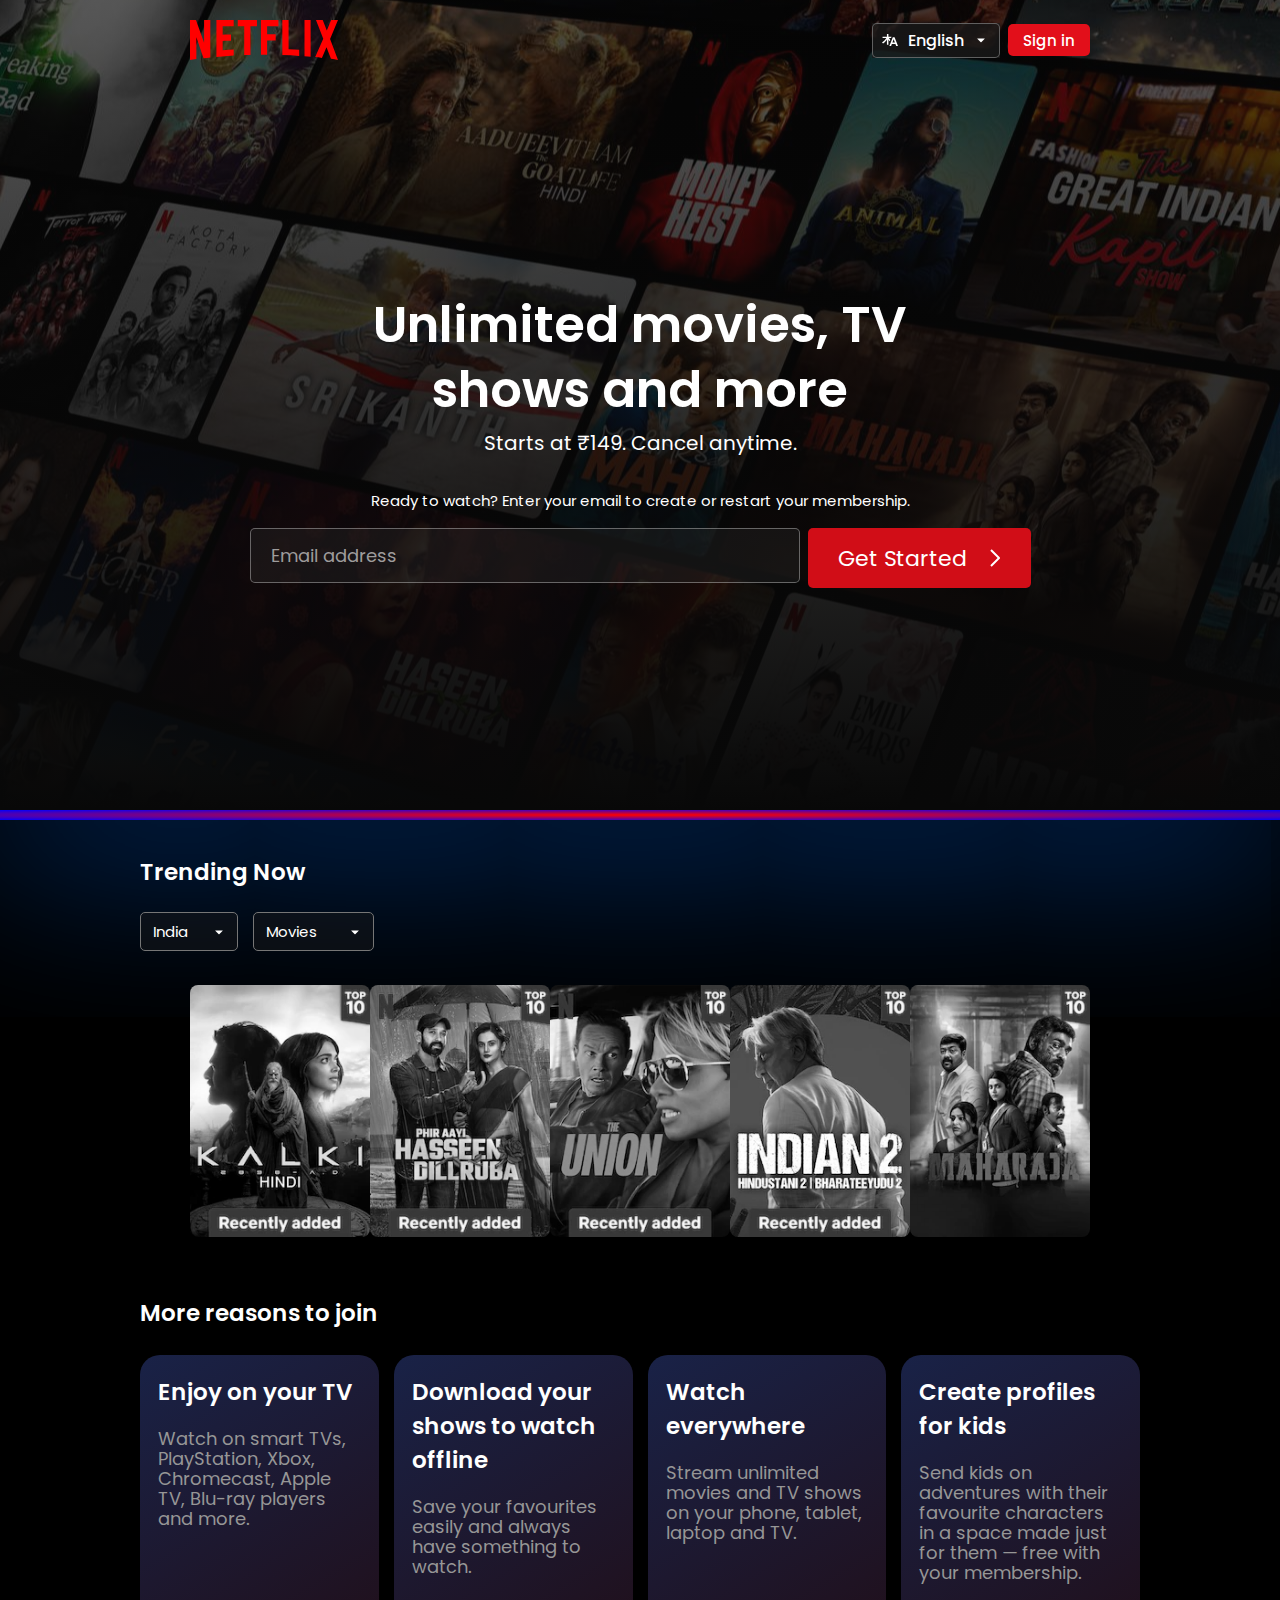
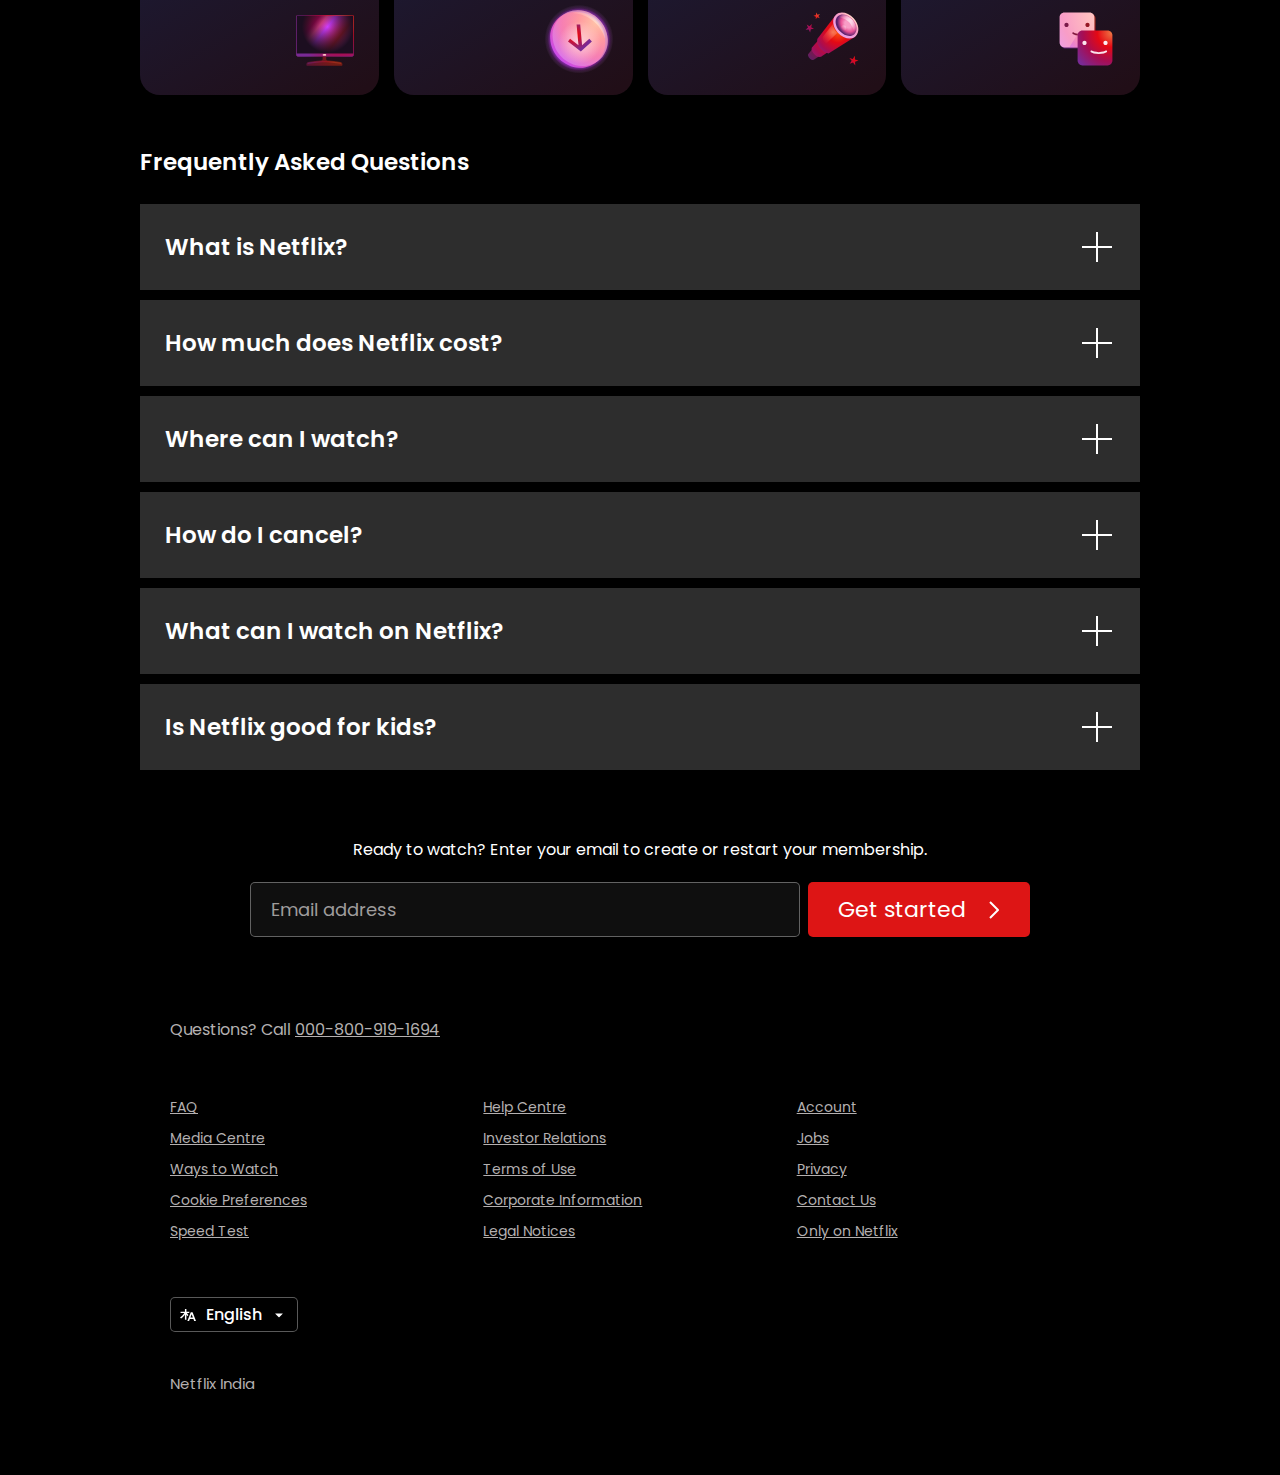
<file: netflix website/netflix.html>
<!DOCTYPE html>
<html lang="en">

<head>
    <meta charset="UTF-8">
    <meta name="viewport" content="width=device-width, initial-scale=1.0">
    <title>Netflix India – Watch TV Shows Online, Watch Movies Online</title>
    <link rel="stylesheet" href="netflix.css">
    <link rel="stylesheet" href="utility-helper.css">
    <link rel="stylesheet" href="responsive.css">
    <link rel="shortcut icon" href="resource/main_netflix_logo.png" type="image/x-icon">
    <!-- Hello friends, I have created a Netflix-modified website (fully responsive) today, Please take a look..... -->
</head>

<body>

    <header>
        <div class="main">
            <nav class="navbar ai jcsb">

                <div class="ai">
                    <img class="logo" src="resource/logo.svg" alt="">
                </div>

                <div class="buttons ai">
                    <!-- <button class="btn btn1 ai">
                        <img src="resource/translate.svg" alt="">
                        <span>English</span>
                        <img src="resource/down-arrow.svg" alt="">
                    </button> -->

                    <div class="ai op">
                        <select name="" class="btn1 ai">
                            <option lang="en" label="English" value="en-IN">English</option>
                            <option lang="hi" label="हिन्दी" value="hi-IN">हिन्दी</option>
                        </select>
                    </div>

                    <button class="btn btn2">Sign in</button>
                </div>
            </nav>
            <div class="box"></div>

            <div class="header-container ai jc">
                <div> Unlimited movies, TV shows and more</div>

                <div> Starts at ₹149. Cancel anytime.</div>

                <div> Ready to watch? Enter your email to create or restart your membership.</div>

                <div class="inputs flex">
                    <input id="input-text" type="text" placeholder="Email address">

                    <button class="get-started-btn ai">
                        Get Started
                        <img src="resource/right-arrow.svg" alt="">
                    </button>
                </div>
            </div>


        </div>
        <hr>
    </header>

    <main class="max">
        <div class="trending">

            <div class="trending-heading">Trending Now</div>

            <div id="selector">

                <select class="trending-selector position-arrow-1" name="India">
                    <option value="India">India</option>
                    <option value="Global">Global</option>
                </select>

                <select class="trending-selector position-arrow-2" name="India">
                    <option value="Movies">Movies</option>
                    <option value="TV Shows">TV Shows</option>
                </select>
            </div>

            <br>

            <div class="flex-container-one">
                <div class="con-img-1">
                    <img src="resource/kalki.webp" alt="">
                </div>
                <div class="con-img-1">
                    <img src="resource/haseena.webp" alt="">
                </div>
                <div class="con-img-1">
                    <img src="resource/union.webp" alt="">
                </div>
                <div class="con-img-1">
                    <img src="resource/indian.webp" alt="">
                </div>
                <div class="con-img-1">
                    <img src="resource/maharaja.webp" alt="">
                </div>
            </div>
        </div>

        <div class="trending">
            <div class="trending-heading" id="more-reason">
                More reasons to join
            </div>

            <div class="flex-container-two">

                <div class="resons">
                    <div class="re-heading">
                        Enjoy on your TV
                    </div>

                    <div class="re-para">
                        Watch on smart TVs, PlayStation, Xbox, Chromecast, Apple TV, Blu-ray players and more.
                    </div>

                    <svg width="72" height="72" viewBox="0 0 72 72" fill="none">
                        <g id="television-core-small">
                            <path id="Vector" fill-rule="evenodd" clip-rule="evenodd"
                                d="M37.2 53.3992C37.2 52.7365 36.6628 52.1992 36 52.1992H34.8C34.1373 52.1992 33.6 52.7365 33.6 53.3992V56.2636C33.6 56.9129 33.0834 57.4433 32.4347 57.4739C30.3013 57.5744 28.1719 57.7834 26.0546 58.1011L19.444 59.0926C18.2692 59.2688 17.4 60.2782 17.4 61.4662V62.0992C17.4 62.4304 17.6686 62.6992 18 62.6992H52.8C53.1314 62.6992 53.4 62.4304 53.4 62.0992V61.4662C53.4 60.2782 52.5309 59.2688 51.3561 59.0926L44.7454 58.1011C42.6282 57.7834 40.4987 57.5744 38.3653 57.4739C37.7167 57.4433 37.2 56.9129 37.2 56.2636V53.3992Z"
                                fill="url(#paint0_radial_5179_1308)"></path>
                            <path id="Vector_2"
                                d="M18.6 60.7388C18.6 60.2306 18.9587 59.796 19.4602 59.711C22.0196 59.2775 29.7585 58.0508 35.4 58.0508C41.0415 58.0508 48.7804 59.2775 51.3398 59.711C51.8412 59.796 52.2 60.2306 52.2 60.7388C52.2 60.902 52.0575 61.0268 51.8967 61.0004C50.1219 60.707 40.9704 59.2409 35.4 59.2409C29.8295 59.2409 20.678 60.707 18.9033 61.0004C18.7425 61.0268 18.6 60.902 18.6 60.7388Z"
                                fill="url(#paint1_radial_5179_1308)"></path>
                            <path id="Vector_3"
                                d="M63 12H8.99995C8.00584 12 7.19995 12.8059 7.19995 13.8V51.6C7.19995 52.5941 8.00584 53.4 8.99995 53.4H63C63.9941 53.4 64.8 52.5941 64.8 51.6V13.8C64.8 12.8059 63.9941 12 63 12Z"
                                fill="url(#paint2_linear_5179_1308)"></path>
                            <path id="Vector_4"
                                d="M63 12H8.99995C8.00584 12 7.19995 12.8059 7.19995 13.8V51.6C7.19995 52.5941 8.00584 53.4 8.99995 53.4H63C63.9941 53.4 64.8 52.5941 64.8 51.6V13.8C64.8 12.8059 63.9941 12 63 12Z"
                                fill="url(#paint3_radial_5179_1308)"></path>
                            <path id="Vector_5" fill-rule="evenodd" clip-rule="evenodd"
                                d="M8.99995 12.6H63C63.663 12.6 64.2 13.1372 64.2 13.8V50.4H7.79995V13.8C7.79995 13.1372 8.33719 12.6 8.99995 12.6ZM7.19995 50.4V13.8C7.19995 12.8059 8.00581 12 8.99995 12H63C63.9942 12 64.8 12.8059 64.8 13.8V50.4V51.6C64.8 52.5941 63.9942 53.4 63 53.4H8.99995C8.00581 53.4 7.19995 52.5941 7.19995 51.6V50.4Z"
                                fill="url(#paint4_radial_5179_1308)"></path>
                            <path id="Vector_6"
                                d="M35.4 52.8C36.3941 52.8 37.2 52.3971 37.2 51.9C37.2 51.4029 36.3941 51 35.4 51C34.4059 51 33.6 51.4029 33.6 51.9C33.6 52.3971 34.4059 52.8 35.4 52.8Z"
                                fill="url(#paint5_radial_5179_1308)"></path>
                        </g>
                        <defs>
                            <radialGradient id="paint0_radial_5179_1308" cx="0" cy="0" r="1"
                                gradientUnits="userSpaceOnUse"
                                gradientTransform="translate(50.3269 49.3723) rotate(118.526) scale(55.1579 46.2871)">
                                <stop stop-color="#802600"></stop>
                                <stop offset="0.333333" stop-color="#6F181D"></stop>
                                <stop offset="0.666667" stop-color="#5B1333"></stop>
                                <stop offset="1" stop-color="#391945"></stop>
                            </radialGradient>
                            <radialGradient id="paint1_radial_5179_1308" cx="0" cy="0" r="1"
                                gradientUnits="userSpaceOnUse"
                                gradientTransform="translate(48.1077 53.6128) rotate(158.116) scale(32.7275 42.219)">
                                <stop stop-color="#99421D"></stop>
                                <stop offset="0.333333" stop-color="#99161D"></stop>
                                <stop offset="0.666667" stop-color="#7D1845"></stop>
                                <stop offset="1" stop-color="#59216E"></stop>
                            </radialGradient>
                            <linearGradient id="paint2_linear_5179_1308" x1="10.4727" y1="14.9572" x2="56.1755"
                                y2="51.4814" gradientUnits="userSpaceOnUse">
                                <stop stop-color="#99161D"></stop>
                                <stop offset="0.245283" stop-color="#CA005B"></stop>
                                <stop offset="0.346698" stop-color="#FF479A"></stop>
                                <stop offset="0.46934" stop-color="#CC3CFF"></stop>
                                <stop offset="0.735849" stop-color="#BC1A22"></stop>
                                <stop offset="1" stop-color="#C94FF5"></stop>
                            </linearGradient>
                            <radialGradient id="paint3_radial_5179_1308" cx="0" cy="0" r="1"
                                gradientUnits="userSpaceOnUse"
                                gradientTransform="translate(38.6181 23.8286) rotate(90) scale(25.9571 25.8545)">
                                <stop stop-color="#1C0E20" stop-opacity="0"></stop>
                                <stop offset="1" stop-color="#1C0E20"></stop>
                            </radialGradient>
                            <radialGradient id="paint4_radial_5179_1308" cx="0" cy="0" r="1"
                                gradientUnits="userSpaceOnUse"
                                gradientTransform="translate(54 20.1938) rotate(144.293) scale(47.2897 44.8232)">
                                <stop stop-color="#EF7744"></stop>
                                <stop offset="0.333333" stop-color="#E50914"></stop>
                                <stop offset="0.666667" stop-color="#A70D53"></stop>
                                <stop offset="1" stop-color="#792A95"></stop>
                            </radialGradient>
                            <radialGradient id="paint5_radial_5179_1308" cx="0" cy="0" r="1"
                                gradientUnits="userSpaceOnUse"
                                gradientTransform="translate(36.525 51.3562) rotate(135) scale(4.58735)">
                                <stop stop-color="#FFDCCC"></stop>
                                <stop offset="0.333333" stop-color="#FFBDC0"></stop>
                                <stop offset="0.666667" stop-color="#F89DC6"></stop>
                                <stop offset="1" stop-color="#E4A1FA"></stop>
                            </radialGradient>
                        </defs>
                    </svg>
                </div>

                <div class="resons">
                    <div class="re-heading">
                        Download your shows to watch offline
                    </div>

                    <div class="re-para">
                        Save your favourites easily and always have something to watch.
                    </div>

                    <svg width="72" height="72" viewBox="0 0 72 72" fill="none">
                        <g id="download-core-small">
                            <path id="Vector"
                                d="M36 70.2008C54.8882 70.2008 70.2001 54.8889 70.2001 36.0008C70.2001 17.1126 54.8882 1.80078 36 1.80078C17.1119 1.80078 1.80005 17.1126 1.80005 36.0008C1.80005 54.8889 17.1119 70.2008 36 70.2008Z"
                                fill="url(#paint0_radial_5179_7940)"></path>
                            <path id="Vector_2" opacity="0.4"
                                d="M64.7658 36.195C65.5206 51.5916 53.7908 63.5824 38.5668 62.977C23.3428 62.3722 10.3893 49.4 9.63446 34.0034C8.87954 18.6068 20.6091 6.61594 35.8331 7.22116C51.0571 7.82638 64.0104 20.7984 64.7658 36.195Z"
                                fill="url(#paint1_radial_5179_7940)"></path>
                            <path id="Vector_3"
                                d="M62.3657 37.9958C63.1205 53.3924 51.3908 65.3832 36.1668 64.7778C20.9428 64.173 7.9893 51.2008 7.23444 35.8041C6.47952 20.4075 18.2091 8.41672 33.4331 9.02194C48.6571 9.62716 61.6103 22.5992 62.3657 37.9958Z"
                                fill="url(#paint2_radial_5179_7940)"></path>
                            <path id="Vector_4" opacity="0.5"
                                d="M64.7658 36.195C65.5206 51.5916 53.7908 63.5824 38.5668 62.977C23.3428 62.3722 10.3893 49.4 9.63446 34.0034C8.87954 18.6068 20.6091 6.61594 35.8331 7.22116C51.0571 7.82638 64.0104 20.7984 64.7658 36.195Z"
                                fill="url(#paint3_radial_5179_7940)"></path>
                            <path id="Vector_5" opacity="0.6"
                                d="M36.9 60.6C48.6636 60.6 58.2 51.0637 58.2 39.3C58.2 27.5363 48.6636 18 36.9 18C25.1363 18 15.6 27.5363 15.6 39.3C15.6 51.0637 25.1363 60.6 36.9 60.6Z"
                                fill="url(#paint4_radial_5179_7940)"></path>
                            <path id="Vector_6" fill-rule="evenodd" clip-rule="evenodd"
                                d="M39.0849 42.2727L46.3387 35.76L48.8945 38.5142L38.9118 47.477L37.8466 48.4333L36.6071 47.477L24.9899 38.5142L27.0434 35.76L35.4849 42.2727L33.6 21.6016H37.2L39.0849 42.2727Z"
                                fill="url(#paint5_radial_5179_7940)"></path>
                            <path id="Vector_7" opacity="0.4" fill-rule="evenodd" clip-rule="evenodd"
                                d="M61.6566 34.9618C61.7832 35.3893 62.391 35.3233 62.3694 34.878C61.6962 21.1369 50.1509 9.55975 36.5817 9.01957C34.4606 8.93515 32.4155 9.12541 30.4772 9.55909C30.0745 9.64915 30.1575 10.2082 30.5697 10.2246C45.0094 10.7979 57.6246 21.2971 61.6566 34.9618Z"
                                fill="url(#paint6_radial_5179_7940)"></path>
                        </g>
                        <defs>
                            <radialGradient id="paint0_radial_5179_7940" cx="0" cy="0" r="1"
                                gradientUnits="userSpaceOnUse"
                                gradientTransform="translate(36.0001 36.1837) rotate(-90) scale(34.3829)">
                                <stop offset="0.782019" stop-color="#982DBE"></stop>
                                <stop offset="0.906819" stop-color="#B038DC" stop-opacity="0.2"></stop>
                                <stop offset="1" stop-color="#E4A1FA" stop-opacity="0"></stop>
                            </radialGradient>
                            <radialGradient id="paint1_radial_5179_7940" cx="0" cy="0" r="1"
                                gradientUnits="userSpaceOnUse"
                                gradientTransform="translate(52.9937 20.0992) rotate(135) scale(49.9836)">
                                <stop stop-color="#FFDCCC"></stop>
                                <stop offset="0.333333" stop-color="#FFBDC0"></stop>
                                <stop offset="0.666667" stop-color="#F89DC6"></stop>
                                <stop offset="1" stop-color="#E4A1FA"></stop>
                            </radialGradient>
                            <radialGradient id="paint2_radial_5179_7940" cx="0" cy="0" r="1"
                                gradientUnits="userSpaceOnUse"
                                gradientTransform="translate(52.7999 19.6937) rotate(135) scale(53.1037)">
                                <stop stop-color="#FFA984"></stop>
                                <stop offset="0.333333" stop-color="#FF787F"></stop>
                                <stop offset="0.666667" stop-color="#F45FA2"></stop>
                                <stop offset="1" stop-color="#C44AF1"></stop>
                            </radialGradient>
                            <radialGradient id="paint3_radial_5179_7940" cx="0" cy="0" r="1"
                                gradientUnits="userSpaceOnUse"
                                gradientTransform="translate(52.9937 20.0992) rotate(135) scale(49.9836)">
                                <stop stop-color="#FFDCCC"></stop>
                                <stop offset="0.333333" stop-color="#FFBDC0"></stop>
                                <stop offset="0.666667" stop-color="#F89DC6"></stop>
                                <stop offset="1" stop-color="#E4A1FA"></stop>
                            </radialGradient>
                            <radialGradient id="paint4_radial_5179_7940" cx="0" cy="0" r="1"
                                gradientUnits="userSpaceOnUse" gradientTransform="translate(36.9 39.3) scale(21.3)">
                                <stop stop-color="white"></stop>
                                <stop offset="1" stop-color="white" stop-opacity="0"></stop>
                            </radialGradient>
                            <radialGradient id="paint5_radial_5179_7940" cx="0" cy="0" r="1"
                                gradientUnits="userSpaceOnUse"
                                gradientTransform="translate(31.2 32.1016) rotate(39.5226) scale(15.5567)">
                                <stop stop-color="#EF7744"></stop>
                                <stop offset="0.2406" stop-color="#E50914"></stop>
                                <stop offset="1" stop-color="#792A95"></stop>
                            </radialGradient>
                            <radialGradient id="paint6_radial_5179_7940" cx="0" cy="0" r="1"
                                gradientUnits="userSpaceOnUse"
                                gradientTransform="translate(50.7 21.3) rotate(-180) scale(30)">
                                <stop stop-color="white"></stop>
                                <stop offset="1" stop-color="white" stop-opacity="0"></stop>
                            </radialGradient>
                        </defs>
                    </svg>
                </div>

                <div class="resons">
                    <div class="re-heading">
                        Watch everywhere
                    </div>

                    <div class="re-para">
                        Stream unlimited movies and TV shows on your phone, tablet, laptop and TV.
                    </div>
                    <svg width="72" height="72" viewBox="0 0 72 72" fill="none">
                        <g id="telescope-core-small">
                            <path id="Vector"
                                d="M24.0492 36.6016L33.6 46.3898L17.8029 56.8633C17.8029 56.8633 15.8891 57.6983 13.625 55.2638C11.361 52.8293 12.1235 51.238 12.1235 51.238L24.0492 36.6016Z"
                                fill="url(#paint0_radial_5179_1664)"></path>
                            <path id="Vector_2"
                                d="M25.0344 34.1992L36 46.151L25.0616 53.8043C25.0616 53.8043 21.8289 55.0984 18.0987 51.0172C14.3686 46.9358 15.9198 44.5105 15.9198 44.5105L25.0344 34.1992Z"
                                fill="url(#paint1_radial_5179_1664)"></path>
                            <path id="Vector_3"
                                d="M39 13.0195L59.1 33.6788L32.5325 50.4142C32.5325 50.4142 28.7459 50.2552 24.3978 45.4897C20.0498 40.7243 21.4096 35.8101 21.4096 35.8101L39 13.0195Z"
                                fill="url(#paint2_radial_5179_1664)"></path>
                            <path id="Vector_4"
                                d="M57.6709 15.3516C63.1044 21.2807 63.9858 29.2883 59.6386 33.2371C55.2916 37.186 47.3628 35.5806 41.9292 29.6515C36.4954 23.7224 35.6145 15.7148 39.9615 11.766C44.3084 7.81716 52.2372 9.42252 57.6709 15.3516Z"
                                fill="url(#paint3_radial_5179_1664)"></path>
                            <path id="Vector_5"
                                d="M58.3787 31.255C54.8121 34.5032 48.2143 33.0817 43.6421 28.0798C39.07 23.078 38.2547 16.39 41.8213 13.1419C45.3879 9.89364 51.9857 11.3152 56.5579 16.3171C61.1298 21.3189 61.9452 28.0069 58.3787 31.255Z"
                                fill="url(#paint4_radial_5179_1664)"></path>
                            <path id="Vector_6" opacity="0.85"
                                d="M59.6783 28.823C60.576 24.1785 59.6544 20.5934 56.1603 16.6199C52.6662 12.6464 47.3508 10.8657 43.7796 12.7598C39.371 15.098 48.3734 13.5961 53.4577 19.5815C57.8259 24.724 58.8516 33.1009 59.6783 28.823Z"
                                fill="url(#paint5_radial_5179_1664)"></path>
                            <path id="Vector_7" opacity="0.4"
                                d="M50.3979 25.2452C50.4549 26.7239 49.2932 27.7677 47.8032 27.5766C46.3131 27.3856 45.059 26.032 45.002 24.5532C44.945 23.0745 46.1067 22.0307 47.5968 22.2218C49.0868 22.4128 50.341 23.7664 50.3979 25.2452Z"
                                fill="url(#paint6_radial_5179_1664)"></path>
                            <path id="Vector_8" opacity="0.6"
                                d="M36.9217 21.0039L26.4258 34.3627C26.3297 36.4604 28.2903 39.5534 30.0334 40.8344L41.2345 29.9105C39.6 28.2005 36.9591 24.1025 36.9217 21.0039Z"
                                fill="url(#paint7_radial_5179_1664)"></path>
                            <path id="Vector_9" fill-rule="evenodd" clip-rule="evenodd"
                                d="M20.0576 9.60156L21.479 11.7187L24 11.0654L22.3575 13.0272L23.7789 15.1444L21.3424 14.2397L19.7 16.2016L19.8365 13.6806L17.4 12.7759L19.9209 12.1225L20.0576 9.60156ZM58.776 52.8016L58.9623 56.4685L62.4 57.4188L59.0774 58.7347L59.2637 62.4016L57.0239 59.548L53.7014 60.8638L55.6397 57.7843L53.4 54.9307L56.8377 55.8811L58.776 52.8016ZM15.206 24.2101L15.8768 21.0016L13.4793 23.1964L10.6853 21.5563L11.9975 24.553L9.59998 26.7478L12.8085 26.405L14.1207 29.4016L14.7915 26.1931L18 25.8502L15.206 24.2101Z"
                                fill="url(#paint8_linear_5179_1664)"></path>
                        </g>
                        <defs>
                            <radialGradient id="paint0_radial_5179_1664" cx="0" cy="0" r="1"
                                gradientUnits="userSpaceOnUse"
                                gradientTransform="translate(36.6875 32.7016) rotate(135) scale(34.9134)">
                                <stop stop-color="#99421D"></stop>
                                <stop offset="0.333333" stop-color="#99161D"></stop>
                                <stop offset="0.666667" stop-color="#7D1845"></stop>
                                <stop offset="1" stop-color="#59216E"></stop>
                            </radialGradient>
                            <radialGradient id="paint1_radial_5179_1664" cx="0" cy="0" r="1"
                                gradientUnits="userSpaceOnUse"
                                gradientTransform="translate(42.5937 27.2992) rotate(135) scale(44.5477 44.5279)">
                                <stop stop-color="#EF7744"></stop>
                                <stop offset="0.333333" stop-color="#E50914"></stop>
                                <stop offset="0.666667" stop-color="#A70D53"></stop>
                                <stop offset="1" stop-color="#792A95"></stop>
                            </radialGradient>
                            <radialGradient id="paint2_radial_5179_1664" cx="0" cy="0" r="1"
                                gradientUnits="userSpaceOnUse"
                                gradientTransform="translate(42.3 29.106) rotate(135) scale(31.8127)">
                                <stop stop-color="#FB540D"></stop>
                                <stop offset="0.333333" stop-color="#E50914"></stop>
                                <stop offset="0.666667" stop-color="#A70D53"></stop>
                                <stop offset="1" stop-color="#792A95"></stop>
                            </radialGradient>
                            <radialGradient id="paint3_radial_5179_1664" cx="0" cy="0" r="1"
                                gradientUnits="userSpaceOnUse"
                                gradientTransform="translate(57.675 14.7078) rotate(134.326) scale(24.0433 24.0367)">
                                <stop stop-color="#FFDCCC"></stop>
                                <stop offset="0.333333" stop-color="#FFBDC0"></stop>
                                <stop offset="0.666667" stop-color="#F89DC6"></stop>
                                <stop offset="1" stop-color="#E4A1FA"></stop>
                            </radialGradient>
                            <radialGradient id="paint4_radial_5179_1664" cx="0" cy="0" r="1"
                                gradientUnits="userSpaceOnUse"
                                gradientTransform="translate(52.1305 21.273) rotate(141.875) scale(9.87138 12.8159)">
                                <stop offset="0.307292" stop-color="#F89DC6"></stop>
                                <stop offset="0.645392" stop-color="#E75094"></stop>
                                <stop offset="1" stop-color="#59216E"></stop>
                            </radialGradient>
                            <radialGradient id="paint5_radial_5179_1664" cx="0" cy="0" r="1"
                                gradientUnits="userSpaceOnUse"
                                gradientTransform="translate(55.8 15.6) rotate(135) scale(13.1522)">
                                <stop stop-color="white"></stop>
                                <stop offset="1" stop-color="white" stop-opacity="0"></stop>
                            </radialGradient>
                            <radialGradient id="paint6_radial_5179_1664" cx="0" cy="0" r="1"
                                gradientUnits="userSpaceOnUse"
                                gradientTransform="translate(49.2362 22.9648) rotate(131.079) scale(5.08644 6.006)">
                                <stop stop-color="white"></stop>
                                <stop offset="1" stop-color="white" stop-opacity="0"></stop>
                            </radialGradient>
                            <radialGradient id="paint7_radial_5179_1664" cx="0" cy="0" r="1"
                                gradientUnits="userSpaceOnUse"
                                gradientTransform="translate(36.8758 29.1353) rotate(137.622) scale(13.5764)">
                                <stop stop-color="#FFA984"></stop>
                                <stop offset="1" stop-color="#F7636B" stop-opacity="0"></stop>
                            </radialGradient>
                            <linearGradient id="paint8_linear_5179_1664" x1="44.65" y1="27.9016" x2="24.25" y2="48.3016"
                                gradientUnits="userSpaceOnUse">
                                <stop stop-color="#EF7744"></stop>
                                <stop offset="0.333333" stop-color="#E50914"></stop>
                                <stop offset="0.666667" stop-color="#A70D53"></stop>
                                <stop offset="1" stop-color="#792A95"></stop>
                            </linearGradient>
                        </defs>
                    </svg>
                </div>
                <div class="resons">
                    <div class="re-heading">
                        Create profiles for kids
                    </div>

                    <div class="re-para">
                        Send kids on adventures with their favourite characters in a space made just for them — free
                        with
                        your membership.
                    </div>
                    <svg width="72" height="72" viewBox="0 0 72 72" fill="none">
                        <g id="profiles-core-small">
                            <path id="Vector"
                                d="M10.8 15.6008C10.8 12.9499 12.949 10.8008 15.5999 10.8008H40.8C43.4509 10.8008 45.6 12.9498 45.6 15.6008V40.8007C45.6 43.4516 43.4509 45.6007 40.8 45.6007H15.6C12.949 45.6007 10.8 43.4517 10.8 40.8007V15.6008Z"
                                fill="url(#paint0_radial_5179_7919)"></path>
                            <path id="Vector_2"
                                d="M9.59998 14.4016C9.59998 11.7506 11.749 9.60162 14.4 9.60156H39.6C42.251 9.60156 44.4 11.7506 44.4 14.4016V39.6015C44.4 42.2525 42.251 44.4015 39.6 44.4015H14.4C11.749 44.4016 9.59998 42.2525 9.59998 39.6015V14.4016Z"
                                fill="url(#paint1_radial_5179_7919)"></path>
                            <path id="Vector_3"
                                d="M18.6 21.9008C18.6 23.0606 17.6598 24.0008 16.5 24.0008C15.3402 24.0008 14.4 23.0606 14.4 21.9008C14.4 20.741 15.3402 19.8008 16.5 19.8008C17.6598 19.8008 18.6 20.741 18.6 21.9008Z"
                                fill="url(#paint2_radial_5179_7919)"></path>
                            <path id="Vector_4"
                                d="M39.6 21.9008C39.6 23.0606 38.6598 24.0008 37.5 24.0008C36.3402 24.0008 35.4 23.0606 35.4 21.9008C35.4 20.741 36.3402 19.8008 37.5 19.8008C38.6598 19.8008 39.6 20.741 39.6 21.9008Z"
                                fill="url(#paint3_radial_5179_7919)"></path>
                            <path id="Vector_5"
                                d="M23.6713 29.4501C23.2437 29.1967 22.6917 29.3379 22.4383 29.7655C22.1848 30.1932 22.3261 30.7452 22.7537 30.9986C23.8254 31.6337 26.769 32.7744 30.6375 32.7744C34.506 32.7744 37.4497 31.6337 38.5213 30.9986C38.949 30.7452 39.0902 30.1932 38.8368 29.7655C38.5834 29.3379 38.0313 29.1967 37.6037 29.4501C36.8191 29.9151 34.194 30.9744 30.6375 30.9744C27.081 30.9744 24.456 29.9151 23.6713 29.4501Z"
                                fill="url(#paint4_radial_5179_7919)"></path>
                            <path id="Vector_6" opacity="0.35"
                                d="M19.2 44.4016H28.2L32.4 27.6016C30.2787 28.1801 28.4542 29.5387 27.2921 31.4053L19.2 44.4016Z"
                                fill="url(#paint5_radial_5179_7919)"></path>
                            <path id="Vector_7"
                                d="M27.6 32.4016C27.6 29.7506 29.749 27.6016 32.4 27.6016L57.6 27.6016C60.2508 27.6016 62.4 29.7506 62.4 32.4016V57.6015C62.4 60.2524 60.2508 62.4016 57.6 62.4016H32.4C29.749 62.4016 27.6 60.2524 27.6 57.6016V32.4016Z"
                                fill="url(#paint6_radial_5179_7919)"></path>
                            <path id="Vector_8"
                                d="M36.6 39.9008C36.6 41.0606 35.6598 42.0008 34.5 42.0008C33.3402 42.0008 32.4 41.0606 32.4 39.9008C32.4 38.741 33.3402 37.8008 34.5 37.8008C35.6598 37.8008 36.6 38.741 36.6 39.9008Z"
                                fill="url(#paint7_radial_5179_7919)"></path>
                            <path id="Vector_9"
                                d="M57.6 39.9008C57.6 41.0606 56.6598 42.0008 55.5 42.0008C54.3402 42.0008 53.4 41.0606 53.4 39.9008C53.4 38.741 54.3402 37.8008 55.5 37.8008C56.6598 37.8008 57.6 38.741 57.6 39.9008Z"
                                fill="url(#paint8_radial_5179_7919)"></path>
                            <path id="Vector_10"
                                d="M41.8213 47.6025C41.3937 47.349 40.8416 47.4903 40.5882 47.9179C40.3348 48.3455 40.476 48.8976 40.9037 49.1509C41.9753 49.786 44.919 50.9267 48.7875 50.9267C52.656 50.9267 55.5996 49.786 56.6713 49.1509C57.0989 48.8976 57.2402 48.3455 56.9867 47.9179C56.7333 47.4903 56.1813 47.349 55.7537 47.6025C54.969 48.0674 52.344 49.1267 48.7875 49.1267C45.231 49.1267 42.6059 48.0674 41.8213 47.6025Z"
                                fill="url(#paint9_radial_5179_7919)"></path>
                        </g>
                        <defs>
                            <radialGradient id="paint0_radial_5179_7919" cx="0" cy="0" r="1"
                                gradientUnits="userSpaceOnUse"
                                gradientTransform="translate(39.075 17.6882) rotate(135) scale(32.8097)">
                                <stop stop-color="#99421D"></stop>
                                <stop offset="0.333333" stop-color="#99161D"></stop>
                                <stop offset="0.666667" stop-color="#7D1845"></stop>
                                <stop offset="1" stop-color="#59216E"></stop>
                            </radialGradient>
                            <radialGradient id="paint1_radial_5179_7919" cx="0" cy="0" r="1"
                                gradientUnits="userSpaceOnUse"
                                gradientTransform="translate(62.4 8.70157) rotate(133.87) scale(75.3216)">
                                <stop stop-color="#FFDCCC"></stop>
                                <stop offset="0.333333" stop-color="#FFBDC0"></stop>
                                <stop offset="0.666667" stop-color="#F89DC6"></stop>
                                <stop offset="1" stop-color="#E4A1FA"></stop>
                            </radialGradient>
                            <radialGradient id="paint2_radial_5179_7919" cx="0" cy="0" r="1"
                                gradientUnits="userSpaceOnUse"
                                gradientTransform="translate(60.3 11.1008) rotate(133.939) scale(68.7426 55.9547)">
                                <stop stop-color="#99421D"></stop>
                                <stop offset="0.333333" stop-color="#99161D"></stop>
                                <stop offset="0.666667" stop-color="#7D1845"></stop>
                                <stop offset="1" stop-color="#59216E"></stop>
                            </radialGradient>
                            <radialGradient id="paint3_radial_5179_7919" cx="0" cy="0" r="1"
                                gradientUnits="userSpaceOnUse"
                                gradientTransform="translate(60.3 11.1008) rotate(133.939) scale(68.7426 55.9547)">
                                <stop stop-color="#99421D"></stop>
                                <stop offset="0.333333" stop-color="#99161D"></stop>
                                <stop offset="0.666667" stop-color="#7D1845"></stop>
                                <stop offset="1" stop-color="#59216E"></stop>
                            </radialGradient>
                            <radialGradient id="paint4_radial_5179_7919" cx="0" cy="0" r="1"
                                gradientUnits="userSpaceOnUse"
                                gradientTransform="translate(60.3 11.0994) rotate(133.939) scale(68.7426 55.9548)">
                                <stop stop-color="#99421D"></stop>
                                <stop offset="0.333333" stop-color="#99161D"></stop>
                                <stop offset="0.666667" stop-color="#7D1845"></stop>
                                <stop offset="1" stop-color="#59216E"></stop>
                            </radialGradient>
                            <radialGradient id="paint5_radial_5179_7919" cx="0" cy="0" r="1"
                                gradientUnits="userSpaceOnUse"
                                gradientTransform="translate(39.6 27.9016) rotate(135) scale(23.3345)">
                                <stop stop-color="#FFA984"></stop>
                                <stop offset="0.333333" stop-color="#FF787F"></stop>
                                <stop offset="0.666667" stop-color="#F45FA2"></stop>
                                <stop offset="1" stop-color="#C44AF1"></stop>
                            </radialGradient>
                            <radialGradient id="paint6_radial_5179_7919" cx="0" cy="0" r="1"
                                gradientUnits="userSpaceOnUse"
                                gradientTransform="translate(61.8 29.7016) rotate(135) scale(43.2749)">
                                <stop stop-color="#EF7744"></stop>
                                <stop offset="0.333333" stop-color="#E50914"></stop>
                                <stop offset="0.666667" stop-color="#A70D53"></stop>
                                <stop offset="1" stop-color="#792A95"></stop>
                            </radialGradient>
                            <radialGradient id="paint7_radial_5179_7919" cx="0" cy="0" r="1"
                                gradientUnits="userSpaceOnUse"
                                gradientTransform="translate(62.1 11.1008) rotate(137.146) scale(73.6614 60.3576)">
                                <stop stop-color="#FFDCCC"></stop>
                                <stop offset="0.333333" stop-color="#FDF6F6"></stop>
                                <stop offset="0.666667" stop-color="#FADCE9"></stop>
                                <stop offset="1" stop-color="#E4A1FA"></stop>
                            </radialGradient>
                            <radialGradient id="paint8_radial_5179_7919" cx="0" cy="0" r="1"
                                gradientUnits="userSpaceOnUse"
                                gradientTransform="translate(62.1 11.1008) rotate(137.146) scale(73.6614 60.3576)">
                                <stop stop-color="#FFDCCC"></stop>
                                <stop offset="0.333333" stop-color="#FDF6F6"></stop>
                                <stop offset="0.666667" stop-color="#FADCE9"></stop>
                                <stop offset="1" stop-color="#E4A1FA"></stop>
                            </radialGradient>
                            <radialGradient id="paint9_radial_5179_7919" cx="0" cy="0" r="1"
                                gradientUnits="userSpaceOnUse"
                                gradientTransform="translate(62.1 11.1017) rotate(137.146) scale(73.6614 60.3576)">
                                <stop stop-color="#FFDCCC"></stop>
                                <stop offset="0.333333" stop-color="#FDF6F6"></stop>
                                <stop offset="0.666667" stop-color="#FADCE9"></stop>
                                <stop offset="1" stop-color="#E4A1FA"></stop>
                            </radialGradient>
                        </defs>
                    </svg>
                </div>
            </div>
        </div>

        <div class="trending">

            <div class="trending-heading" id="more-reason">Frequently Asked Questions</div>


            <div class="flex-container-three">

                <div class="questions ai">
                    <div>What is Netflix?</div>

                    <img src="resource/plus.svg" alt="">
                </div>


                <div class="questions ai">
                    <div>How much does Netflix cost?</div>

                    <img src="resource/plus.svg" alt="">
                </div>


                <div class="questions ai">
                    <div>Where can I watch?</div>

                    <img src="resource/plus.svg" alt="">
                </div>


                <div class="questions ai">
                    <div>How do I cancel?</div>

                    <img src="resource/plus.svg" alt="">
                </div>


                <div class="questions ai">
                    <div>What can I watch on Netflix?</div>

                    <img src="resource/plus.svg" alt="">
                </div>


                <div class="questions ai">
                    <div>Is Netflix good for kids?</div>

                    <img src="resource/plus.svg" alt="">
                </div>
            </div>
        </div>

    </main>

    <footer class="max"> 
        <div class="fo-heading">
            Ready to watch? Enter your email to create or restart your membership.
        </div>

        <div class="flex jc">
            <div class="inputs flex">

                <input id="input-text" class="fo-email" type="text" placeholder="Email address">

                <button class="get-started-btn ai fo-started">
                    Get started
                    <img src="resource/right-arrow.svg" alt="">
                </button>
            </div>
        </div>

        <div class="footer mb">
            <div class="call">
                Questions? Call <a href="tel:000-800-919-1694">000-800-919-1694 </a>
            </div>

            <div class="fo-links">

                <a href="https://help.netflix.com/en/node/412">FAQ</a>
                <a href="https://help.netflix.com/en">Help Centre</a>
                <a href="https://www.netflix.com/login?nextpage=https%3A%2F%2Fwww.netflix.com%2Fyouraccount">Account</a>
                <a href="https://media.netflix.com/en/">Media Centre</a>
                <a href="https://ir.netflix.net/ir-overview/profile/default.aspx">Investor Relations</a>
                <a href="https://jobs.netflix.com">Jobs</a>
                <a href="https://help.netflix.com/en/node/14361">Ways to Watch</a>
                <a href="https://help.netflix.com/legal/termsofuse">Terms of Use</a>
                <a href="https://help.netflix.com/legal/privacy">Privacy</a>
                <a href="#">Cookie Preferences</a>
                <a href="https://help.netflix.com/en/node/134094">Corporate Information</a>
                <a href="https://help.netflix.com/en/contactus">Contact Us</a>
                <a href="https://fast.com">Speed Test</a>
                <a href="https://help.netflix.com/legal/notices">Legal Notices</a>
                <a href="https://www.netflix.com/in/browse/genre/839338">Only on Netflix</a>

            </div>

            <div class="ai op po">
                <select name="" class="btn1 ai">
                    <option lang="en" label="English" value="en-IN">English</option>
                    <option lang="hi" label="हिन्दी" value="hi-IN">हिन्दी</option>
                </select>
            </div>

            <div class="last">Netflix India</div>
        </div>

    </footer>



    <div class="margin">
    </div>
</body>

</html>
</file>
<file: netflix website/netflix.css>
* {
    padding: 0;
    margin: 0;
    box-sizing: border-box;
    font-family: "Poppins", sans-serif;
}

body {
    background-color: black;
}

.max {
    max-width: 1000px;
    margin: auto;
}

.main {
    height: 90vh;
    background-image: url(resource/background.jpg);
    background-position: center center;
    background-repeat: no-repeat;
    position: relative;
    top: 0;
}

.main .box {
    height: 90vh;
    width: 100%;
    background: linear-gradient(to bottom, rgba(8, 8, 8, 0.568), rgb(8, 8, 8));
    position: absolute;
    top: 0;
}

.navbar {
    height: 80px;
    max-width: 900px;
    margin: auto;
}

.logo {
    height: 40px;
    position: relative;
    z-index: 10;
}

.buttons {
    position: relative;
    z-index: 10;
    gap: 8px;
}

.btn {
    padding: 3px 15px;
    font-size: 15px;
}

.op {
    background: url(resource/translate.svg) no-repeat;
    background-position: 10px center;
    background-color: rgba(26, 26, 26, 0.781);
}

.btn1 {
    padding: 5px 35px;
    background: url(resource/down-arrow.svg) no-repeat;
    background-position-x: 100px;
    background-position-y: center;
    color: white;
    font-size: 16px;
    font-weight: 500;
    appearance: none;
    border: 1px solid rgba(128, 128, 128, 0.699);
    border-radius: 5px;
}

.btn1 option {
    background-color: white;
    color: black;
}

.btn2 {
    background-color: rgb(226, 15, 26);
    border: none !important;
    text-wrap: nowrap;
    font-weight: 500;
    padding: 4.5px 15px;
    transition: all 0.5s;
}

.btn2:hover {
    background-color: rgba(209, 13, 23, 0.829);
    transition: all 0.5s;
}

.header-container {
    height: 80vh;
    width: 50%;
    margin: auto;
    color: white;
    position: relative;
    z-index: 1;
    flex-direction: column;
    gap: 6px;
}

.header-container :nth-child(1) {
    font-weight: 600;
    font-size: 50px;
    text-align: center;
    line-height: 65px;
}

.header-container :nth-child(2) {
    font-weight: 400;
    font-size: 20px;
    text-align: center;
}

.header-container :nth-child(3) {
    margin-top: 25px;
    font-weight: 400;
    font-size: 15px;
    text-align: center;
}

.inputs {
    gap: 8px;
    margin-top: 10px;
}

#input-text {
    /* width: 550px !important;
    height: 55px !important; */

    width: 550px !important;
    height: 55px !important;
    background: rgba(73, 72, 72, 0.438);
    color: white;
    position: relative;
    z-index: 1;
    padding: 20px;
    font-size: 18px;
    /* font-weight: normal; */
    border: 1px solid rgba(155, 155, 155, 0.733);
    border-radius: 5px;
    text-align: left;

    background-color: #3030304f;
    border: 1px solid rgba(255, 255, 255, 0.349);
}

#input-text::placeholder {
    font-size: 18px;
    font-weight: normal;
    text-align: left;
    color: rgb(158, 156, 156);
}

.get-started-btn {
    height: 60px;
    font-weight: 400 !important;
    font-size: 22px !important;
    gap: 15px;
    background-color: rgb(209, 13, 23);
    text-wrap: nowrap;
    margin: auto;
    padding: 3px 25px 3px 30px;
    border-radius: 5px;
    border: none;
    transition: background 0.5s;
}

.get-started-btn:hover {
    background-color: rgba(209, 13, 23, 0.829);
    transition: background 0.5s;
}

hr {
    height: 10px;
    background: radial-gradient(red, blue);
    border: none;
    box-shadow: 0px -15px 200px 20px rgb(0, 110, 255);
}


.trending {
    color: white;
    max-width: 80vw;
    margin: auto;
    margin-bottom: 50px;
    /* border: 2px solid red; */
    font-size: 23px;
    font-weight: 600;
}

.trending-heading {
    padding: 35px 0px 0px 0px;
}

#selector {
    display: flex;
    gap: 15px;
    margin-top: 23px;
}


.trending-selector {
    font-size: 15px;
    background: url(resource/down-arrow.svg) no-repeat;
    appearance: none;
    color: white;
    background-color: rgba(27, 27, 27, 0.411);
    border-radius: 5px;
    padding: 0.5rem 2.25rem 0.5rem 0.75rem;
}

.position-arrow-1,
.position-arrow-2 {
    background-position: calc(100% - 10px) center;
    background-position-y: center;
}

.trending-selector option {
    background-color: white;
    color: black;
}

#more-reason {
    padding: 0px !important;
}

.flex-container-one {
    display: flex;
    justify-content: center;
    align-items: center;
}

.con-img-1 img {
    width: 180px;
    border-radius: 8px;
    cursor: pointer;
    filter: grayscale(1);
    transition: all 0.5s;
}

.con-img-1 img:hover {
    width: 200px;
    transition: all 0.5s;
    filter: grayscale(0);
}

.resons {
    height: 340px;
    width: 240px;
    background: linear-gradient(149deg, #192247 0%, #210e17 96.86%);
    border-radius: 20px;
    padding: 0px 18px;
    position: relative;
}

.resons svg {
    height: auto;
    width: auto;
    position: absolute;
    bottom: 20px;
    right: 18px;
    z-index: 10;
}

.flex-container-two {
    display: flex;
    align-items: center;
    justify-content: center;
    gap: 15px;
    margin-bottom: 20px;
    margin-top: 25px;
}

.re-heading {
    padding: 20px 0px;
    font-size: 23px;
    font-weight: 600;
    color: white;

}

.re-para {
    color: rgb(150, 150, 150);
    line-height: 20px;
    font-size: 18px;
    font-weight: 400;
}

.flex-container-three {
    display: flex;
    flex-direction: column;
    gap: 10px;
    width: 80vw;
    margin: auto;
    margin-top: 25px;
    max-width: 1000px;
    user-select: none;
    margin-bottom: 4.2pc;
}

.questions {
    color: white;
    background-color: #2d2d2d;
    justify-content: space-between;
    padding: 25px;
    cursor: pointer;
    transition: all 0.5s;
}

.questions:hover {
    background-color: #464646;
    transition: all 0.5s;
}

.questions>div {
    font-size: 23px;
}

.fo-heading {
    text-align: center;
    color: white;
    margin-bottom: 10px;
}

.fo-started {
    font-size: 23px;
    height: 55px !important;
    background-color: rgb(221, 21, 21) !important;
}

.footer {
    padding: 0 30px 0 30px;
    color: rgb(180, 176, 176);
    max-width: 1000px;
    margin: auto;
}

.call {
    margin-bottom: 50px;
}

footer a {
    color: rgb(180, 176, 176);
}

.fo-links {
    max-width: 1000px;
    display: grid;
    grid-template-columns: 1fr 1fr 1fr 1fr;
    margin-bottom: 50px;
}

.fo-links a {
    margin: 5px 0px;
    font-size: 14px;
}

.po {
    background-color: transparent !important;
}

.last {
    margin-top: 40px;
    margin-bottom: 5pc;
    font-size: 15px;
}
</file>
<file: netflix website/utility-helper.css>
@import url('https://fonts.googleapis.com/css2?family=Martel+Sans:wght@200;300;400;600;700;800;900&family=Poppins:ital,wght@0,100;0,200;0,300;0,400;0,500;0,600;0,700;0,800;0,900;1,100;1,200;1,300;1,400;1,500;1,600;1,700;1,800;1,900&display=swap');

.flex {
    display: flex;
}

.jc {
    display: flex;
    justify-content: center;
}

.ai {
    display: flex;
    align-items: center;
}

.jcsb {
    display: flex;
    justify-content: space-between;
}

button {
    background-color: transparent;
    color: white;
    outline: none;
    cursor: pointer;
    border-radius: 5px;
    border: 1px solid rgba(255, 255, 255, 0.479);
}

.mb {
    margin-top: 5pc;
}
</file>
<file: netflix website/responsive.css>
@media (max-width: 996px) {

    .navbar {
        max-width: 93vw;
        margin: 0px 15px !important;
    }

    .logo {
        height: 30px;
    }

    .header-container :nth-child(1) {
        font-size: 30px;
        line-height: 40px;
    }

    .header-container :nth-child(2) {
        font-size: 14px;
    }

    .header-container :nth-child(3) {
        font-size: 14px;
        margin-top: 15px;
    }

    #input-text {
        width: 250px;
        height: 40px;
    }

    .trending {
        font-size: 25px;
    }

    #selector {
        display: grid;
    }

    .trending-selector {
        padding: 0.5rem 2.25rem 0.5rem 0.75rem;
        margin-right: 20px;

    }

    .flex-container-one {
        max-width: calc(100% -10%);
        margin: auto;
        gap: 8px;
        overflow-x: scroll;
    }

    .con-img-1 img {
        width: 140px;
        filter: none;
        transition: none;
    }

    .con-img-1 img:hover {
        width: 140px;
        transition: none;
    }

}

@media (max-width: 1280px) {
    .fo-links {
        grid-template-columns: 1fr 1fr 1fr;
    }
}

@media (max-width: 800px) {
    .fo-links {
        grid-template-columns: 1fr 1fr;
    }
}

@media (max-width:800px) {
    #input-text {
        width: 450px !important;
    }

    .get-started-btn {
        height: 42px;
        padding: 3px 10px 3px 10px;
        font-size: 18px !important;
        gap: 5px;
    }

    .get-started-btn img {
        height: 15px;
        width: auto;
    }

}

@media (max-width:610px) {
    #input-text {
        width: 350px !important;
    }

    .inputs {
        display: grid;
    }

    .btn1 {
        background: url(resource/down-arrow.svg) no-repeat;
        background-position: calc(100% - 10px) center;
        appearance: none;
        width: 0.0625rem !important;
    }

}

@media (max-width: 1146px) {
    .flex-container-two {
        display: grid;
        grid-template-columns: 40vw 40vw;
    }

    .resons {
        width: auto;
        height: 200px;
    }

    .re-heading {
        font-size: 18px;
        padding-bottom: 10px;
    }

    .re-para {
        font-size: 15px;
    }
}

@media (max-width:837px) {
    .flex-container-two {
        display: grid;
        grid-template-columns: 1fr;
    }

    .resons {
        height: 200px;
    }

    .resons svg {
        height: 70px;
    }
}

@media (max-width:410px) {
    .resons svg {
        height: 50px;
    }
}

@media (max-width:1250px) {
    .navbar {
        max-width: 1250px;
        margin: 0 80px;
    }
}
</file>
